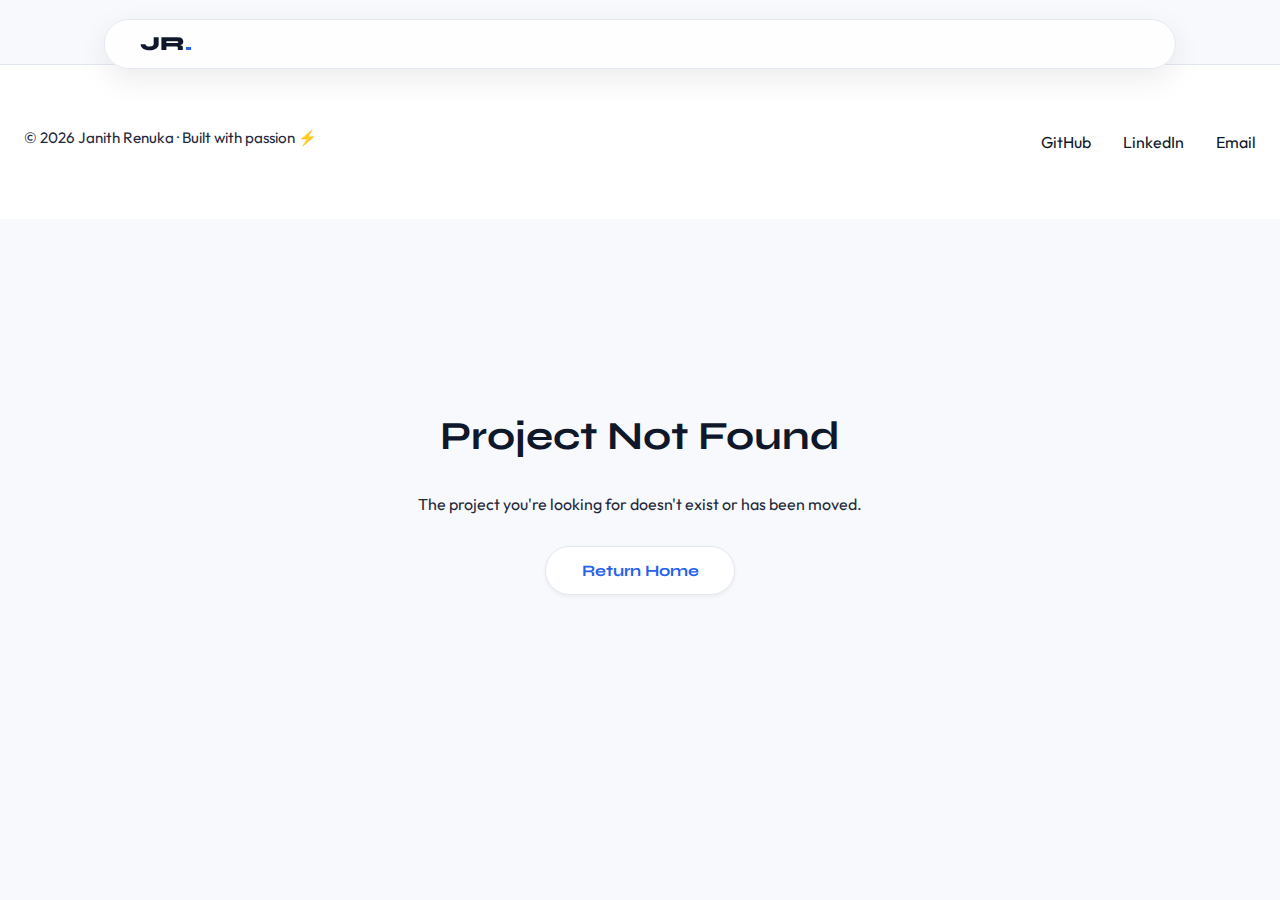
<file: projects/index.html>
<!DOCTYPE html>
<html lang="en">

<head>
    <meta charset="UTF-8" />
    <meta name="viewport" content="width=device-width, initial-scale=1.0" />
    <title>Project Details — Janith Karunathilaka</title>
    <link rel="icon" href="../image/janith_renuka.png" type="image/x-icon" />
    <!-- Google Fonts -->
    <link rel="preconnect" href="https://fonts.googleapis.com" />
    <link rel="preconnect" href="https://fonts.gstatic.com" crossorigin />
    <link
        href="https://fonts.googleapis.com/css2?family=Syne:wght@400;600;700;800&family=DM+Mono:wght@300;400;500&family=Outfit:wght@300;400;500;600&display=swap"
        rel="stylesheet" />

    <style>
        /* Reuse base variables from main site */
        :root {
            /* Backgrounds */
            --bg: #f8f9fc;
            --surface: #ffffff;
            --card: #ffffff;
            --border: #e2e8f0;

            /* Accent colours */
            --accent: #2563eb;
            --accent-red: #dc2626;
            --accent-gold: #d97706;
            --accent-cyan: #0891b2;
            --accent-purp: #7c3aed;

            /* Text */
            --text: #0f172a;
            --muted: #1e293b;

            /* Typography */
            --font-display: 'Syne', sans-serif;
            --font-mono: 'DM Mono', monospace;
            --font-body: 'Outfit', sans-serif;

            /* Spacing & Shadows */
            --radius: 24px;
            --shadow-sm: 0 2px 4px rgba(0, 0, 0, 0.05);
            --shadow-md: 0 10px 30px rgba(0, 0, 0, 0.08);
            --shadow-lg: 0 20px 40px rgba(0, 0, 0, 0.12);
        }

        body {
            background-color: var(--bg);
            color: var(--text);
            font-family: var(--font-body);
            margin: 0;
            overflow-x: hidden;
        }

        .container {
            max-width: 1000px;
            margin: 0 auto;
            padding: 6rem 2rem;
        }

        nav {
            position: fixed;
            top: 1.2rem;
            left: 50%;
            transform: translateX(-50%);
            width: calc(100% - 3rem);
            max-width: 1000px;
            z-index: 200;
            display: flex;
            align-items: center;
            justify-content: space-between;
            padding: 0.7rem 2.2rem;
            background: rgba(255, 255, 255, 0.85);
            backdrop-filter: blur(12px);
            -webkit-backdrop-filter: blur(12px);
            border: 1px solid var(--border);
            border-radius: 100px;
            box-shadow: var(--shadow-md);
        }

        .nav-logo {
            font-family: var(--font-display);
            font-size: 1.25rem;
            font-weight: 800;
            color: var(--text);
            text-decoration: none;
        }

        .nav-logo span {
            color: var(--accent);
        }

        .back-link {
            font-family: var(--font-mono);
            color: var(--muted);
            text-decoration: none;
            font-size: 0.8rem;
            transition: color 0.2s;
            display: inline-flex;
            align-items: center;
            gap: 0.5rem;
            margin-bottom: 2rem;
        }

        .back-link:hover {
            color: var(--accent-cyan);
        }

        .project-header {
            margin-bottom: 3rem;
        }

        .project-type {
            font-family: var(--font-mono);
            color: var(--accent);
            text-transform: uppercase;
            font-size: 0.75rem;
            letter-spacing: 0.1em;
            margin-bottom: 0.5rem;
        }

        .project-title {
            font-family: var(--font-display);
            font-size: clamp(2.5rem, 6vw, 4rem);
            margin: 0 0 1.5rem 0;
            font-weight: 800;
        }

        .tag-row {
            display: flex;
            flex-wrap: wrap;
            gap: 0.6rem;
            margin-bottom: 2rem;
        }

        .tech-tag {
            font-family: var(--font-mono);
            font-size: 0.7rem;
            padding: 0.35rem 0.95rem;
            background: rgba(6, 182, 212, 0.08);
            border: 1px solid rgba(6, 182, 212, 0.15);
            color: var(--accent-cyan);
            border-radius: 50px;
        }

        .project-content {
            display: grid;
            grid-template-columns: 1fr;
            gap: 3rem;
        }

        .project-info {
            background: var(--surface);
            border: 1px solid var(--border);
            padding: 3rem;
            border-radius: var(--radius);
            box-shadow: var(--shadow-md);
        }

        .project-info::before {
            content: '';
            position: absolute;
            top: 0;
            left: 0;
            right: 0;
            height: 4px;
            background: linear-gradient(to right, var(--accent), var(--accent-purp));
            border-radius: var(--radius) var(--radius) 0 0;
        }

        .project-info {
            position: relative;
            overflow: hidden;
        }

        .info-label {
            font-family: var(--font-mono);
            color: var(--accent-gold);
            font-weight: 600;
            font-size: 0.65rem;
            text-transform: uppercase;
            margin-bottom: 1rem;
            display: block;
        }

        .project-desc {
            font-size: 1.1rem;
            line-height: 1.8;
            color: var(--muted);
            margin-bottom: 2rem;
        }

        .project-link {
            display: inline-block;
            font-family: var(--font-display);
            font-weight: 700;
            color: var(--accent);
            text-decoration: none;
            border: 1px solid var(--border);
            background: var(--surface);
            padding: 0.9rem 2.2rem;
            border-radius: 50px;
            transition: all 0.3s ease;
            box-shadow: var(--shadow-sm);
        }

        .project-link:hover {
            border-color: var(--accent);
            transform: translateY(-3px);
            box-shadow: var(--shadow-md);
        }

        #projectSite:hover {
            border-color: var(--accent-gold);
            color: var(--accent-gold);
        }

        .project-gallery {
            display: grid;
            grid-template-columns: repeat(auto-fit, minmax(300px, 1fr));
            gap: 1.5rem;
            margin-top: 2rem;
        }

        .gallery-img {
            width: 100%;
            border: 1px solid var(--border);
            border-radius: var(--radius);
            box-shadow: var(--shadow-md);
            transition: all 0.3s cubic-bezier(0.175, 0.885, 0.32, 1.275);
        }

        .gallery-img:hover {
            transform: scale(1.02);
        }

        .error-container {
            text-align: center;
            padding-top: 10rem;
        }

        @media (max-width: 768px) {
            .container {
                padding: 5rem 1.5rem;
            }

            nav {
                width: calc(100% - 2rem);
                top: 1rem;
                padding: 0.6rem 1.2rem;
            }

            footer {
                grid-template-columns: 1fr;
                text-align: center;
                gap: 1.5rem;
                padding: 2rem 1.5rem;
            }
        }

        /* Footer Styles */
        footer {
            background: var(--surface);
            padding: 3rem 1.5rem;
            border-top: 1px solid var(--border);
            margin-top: 4rem;
            display: grid;
            grid-template-columns: 1fr auto 1fr;
            align-items: center;
            gap: 1.5rem;
        }

        .footer-links a:hover {
            color: var(--accent);
        }

        .footer-left {
            text-align: left;
        }

        .footer-center {
            display: flex;
            justify-content: center;
            align-items: center;
        }

        .footer-right {
            display: flex;
            justify-content: flex-end;
        }

        .footer-copy {
            margin-bottom: 1.5rem;
            color: var(--muted);
            font-size: 0.95rem;
        }

        .footer-links {
            list-style: none;
            display: flex;
            justify-content: center;
            gap: 2rem;
            flex-wrap: wrap;
            align-items: center;
        }

        .footer-links a {
            color: var(--text);
            text-decoration: none;
            transition: color 0.3s;
        }

        .footer-links a:hover {
            color: var(--accent-gold);
        }

        #scrollTopBtn {
            display: none;
            position: fixed;
            bottom: 30px;
            right: 30px;
            z-index: 99;
            font-size: 1.2rem;
            border: none;
            outline: none;
            background-color: var(--accent);
            color: white;
            cursor: pointer;
            padding: 12px 18px;
            border-radius: 50%;
            box-shadow: 0 4px 15px rgba(67, 97, 238, 0.3);
            transition: all 0.3s ease;
        }

        #scrollTopBtn:hover {
            background-color: var(--accent-purp);
            box-shadow: 0 6px 20px rgba(67, 97, 238, 0.4);
            transform: translateY(-5px);
        }
    </style>
</head>

<body>
    <nav>
        <a href="../index.html" class="nav-logo">JR<span>.</span></a>
    </nav>

    <div class="container" id="projectContainer" style="display: none;">
        <a href="../index.html" class="back-link">← Back to Portfolio</a>

        <header class="project-header">
            <p class="project-type" id="projectType"></p>
            <h1 class="project-title" id="projectName"></h1>
            <div class="tag-row" id="projectTags"></div>
        </header>

        <div class="project-content">
            <div class="project-info">
                <span class="info-label">Project Overview</span>
                <p class="project-desc" id="projectDesc"></p>
                <div style="display: flex; gap: 1rem; flex-wrap: wrap;">
                    <a href="#" id="projectRepo" target="_blank" class="project-link">View Repository &#x2192;</a>
                    <a href="#" id="projectSite" target="_blank" class="project-link"
                        style="color: var(--accent-gold); border-color: var(--accent-gold); display: none;">Visit
                        Website &#x2192;</a>
                </div>
            </div>

            <div id="gallerySection" style="display: none;">
                <span class="info-label">Gallery</span>
                <div class="project-gallery" id="projectGallery"></div>
            </div>
        </div>
    </div>

    <button id="scrollTopBtn" title="Go to top">↑</button>

    <!-- ============================================================
         FOOTER
         ============================================================ -->
    <footer>
        <div class="footer-left">
            <p class="footer-copy">&#169; 2026 Janith Renuka &middot; Built with passion &#x26A1;</p>
        </div>
        <div class="footer-center">
            <script type="text/javascript" src="https://cdnjs.buymeacoffee.com/1.0.0/button.prod.min.js"
                data-name="bmc-button" data-slug="janithrenuka" data-color="#FFDD00" data-emoji="☕" data-font="Cookie"
                data-text="Buy me a coffee" data-outline-color="#000000" data-font-color="#000000"
                data-coffee-color="#ffffff"></script>
        </div>
        <div class="footer-right">
            <ul class="footer-links">
                <li><a href="https://github.com/JanithRenuka" target="_blank">GitHub</a></li>
                <li><a href="https://linkedin.com/in/JanithRenuka" target="_blank">LinkedIn</a></li>
                <li><a href="mailto:janithrenuka31@gmail.com">Email</a></li>
            </ul>
        </div>
    </footer>

    <div class="container error-container" id="errorContainer" style="display: none;">
        <h2 style="font-family: var(--font-display); font-size: 2.5rem;">Project Not Found</h2>
        <p style="color: var(--muted); margin-bottom: 2rem;">The project you're looking for doesn't exist or has been
            moved.</p>
        <a href="../index.html" class="project-link">Return Home</a>
    </div>

    <script src="../data/projects.js"></script>
    <script>
        document.addEventListener('DOMContentLoaded', () => {
            const urlParams = new URLSearchParams(window.location.search);
            const projectId = urlParams.get('id');

            if (!projectId || typeof PROJECTS_DATA === 'undefined') {
                document.getElementById('errorContainer').style.display = 'block';
                return;
            }

            // Search through both homepageprojects and allprojects categories
            let project = null;
            for (const category in PROJECTS_DATA) {
                project = PROJECTS_DATA[category].find(p => p.id === projectId);
                if (project) break;
            }

            if (project) {
                renderProjectPage(project);
            } else {
                document.getElementById('errorContainer').style.display = 'block';
            }
        });

        function renderProjectPage(project) {
            document.title = `${project.name} — Project Details`;
            document.getElementById('projectName').textContent = project.name;
            document.getElementById('projectType').textContent = `${project.type} Project`;
            document.getElementById('projectDesc').textContent = project.description;
            document.getElementById('projectRepo').href = project.repo;

            const siteLink = document.getElementById('projectSite');
            if (project.website) {
                siteLink.href = project.website;
                siteLink.style.display = 'inline-block';
            } else {
                siteLink.style.display = 'none';
            }

            const tagsContainer = document.getElementById('projectTags');
            tagsContainer.innerHTML = project.tech.map(t => `<span class="tech-tag">${t}</span>`).join('');

            const gallerySection = document.getElementById('gallerySection');
            const galleryContainer = document.getElementById('projectGallery');

            if (project.images && project.images.length > 0) {
                gallerySection.style.display = 'block';
                galleryContainer.innerHTML = project.images.map(img =>
                    `<img src="../${img}" class="gallery-img" alt="${project.name}">`
                ).join('');
            }

            document.getElementById('projectContainer').style.display = 'block';
        }

        /* Scroll to Top Logic */
        window.addEventListener('scroll', function () {
            var scrollTopBtn = document.getElementById("scrollTopBtn");
            if (scrollTopBtn) {
                if (document.body.scrollTop > 300 || document.documentElement.scrollTop > 300) {
                    scrollTopBtn.style.display = "block";
                } else {
                    scrollTopBtn.style.display = "none";
                }
            }
        });

        var scrollTopBtn = document.getElementById("scrollTopBtn");
        if (scrollTopBtn) {
            scrollTopBtn.addEventListener("click", function () {
                window.scrollTo({ top: 0, behavior: "smooth" });
            });
        }
    </script>
</body>

</html>
</file>
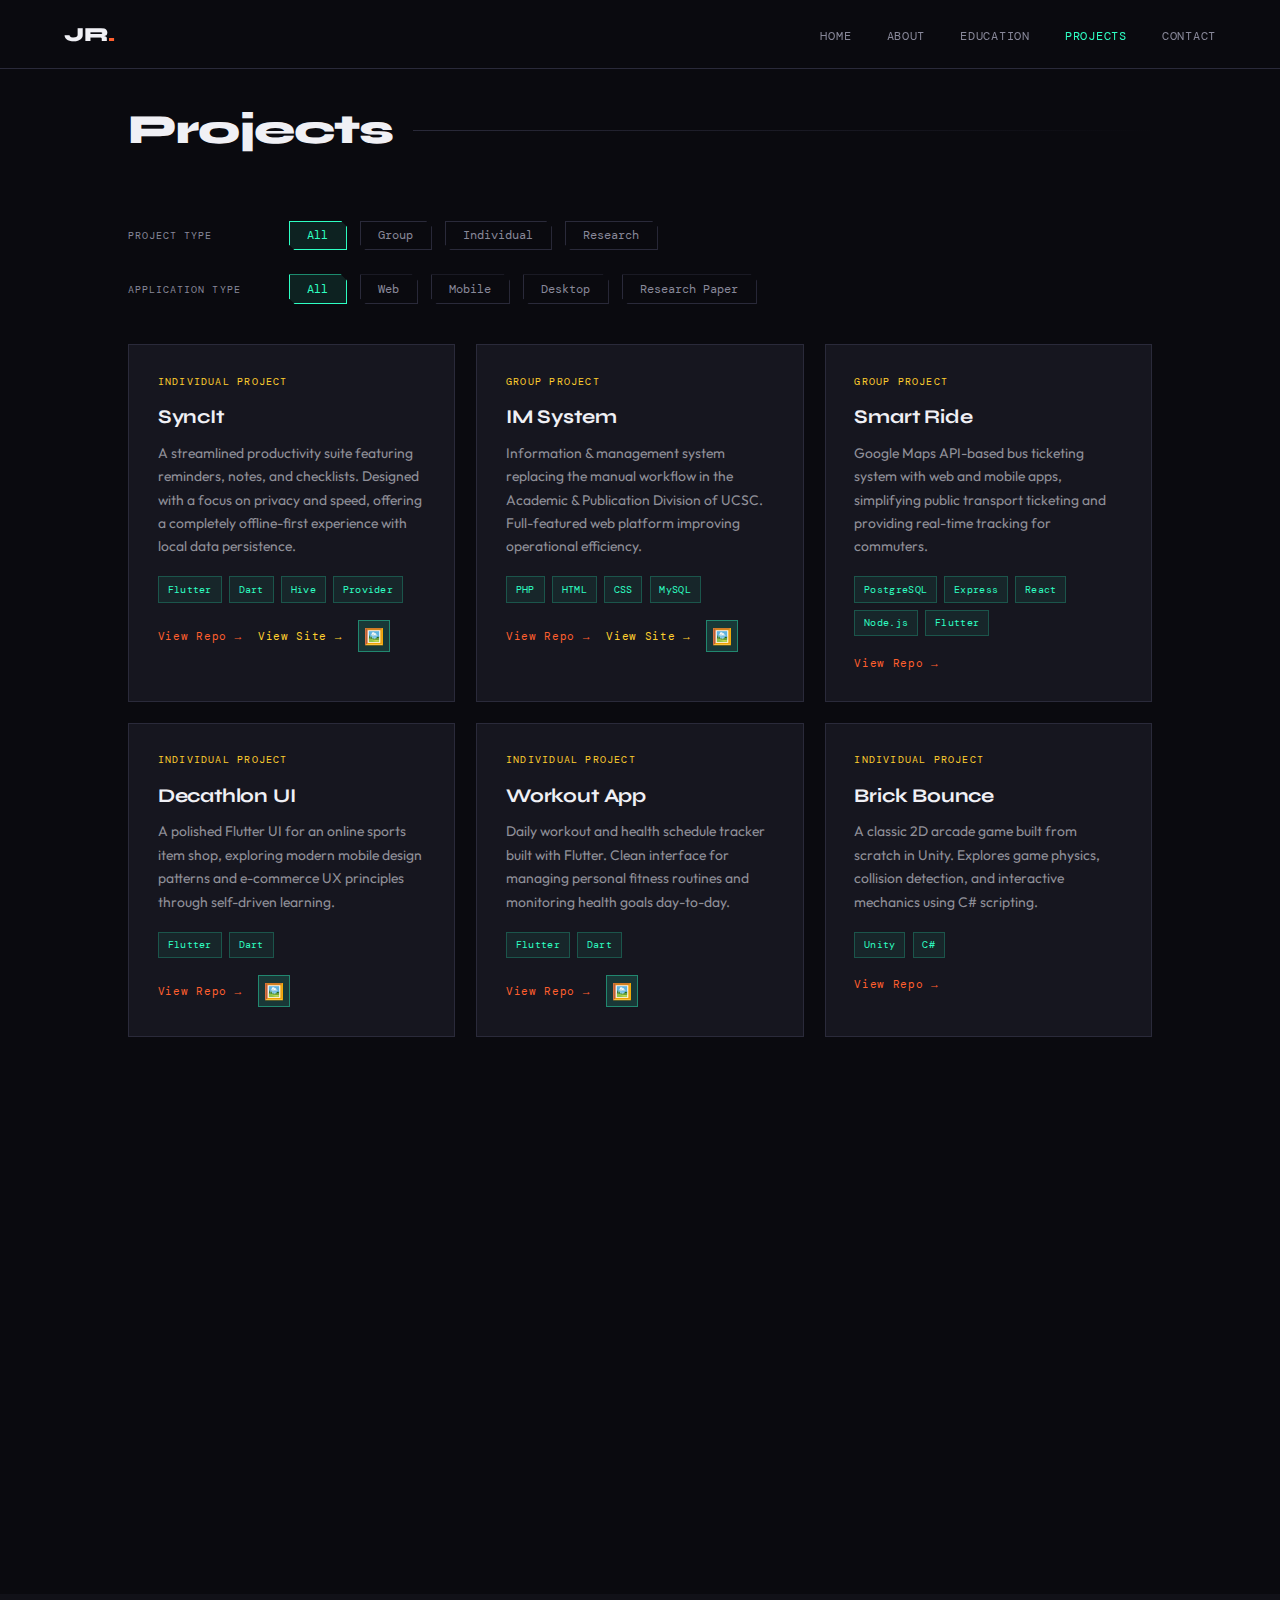
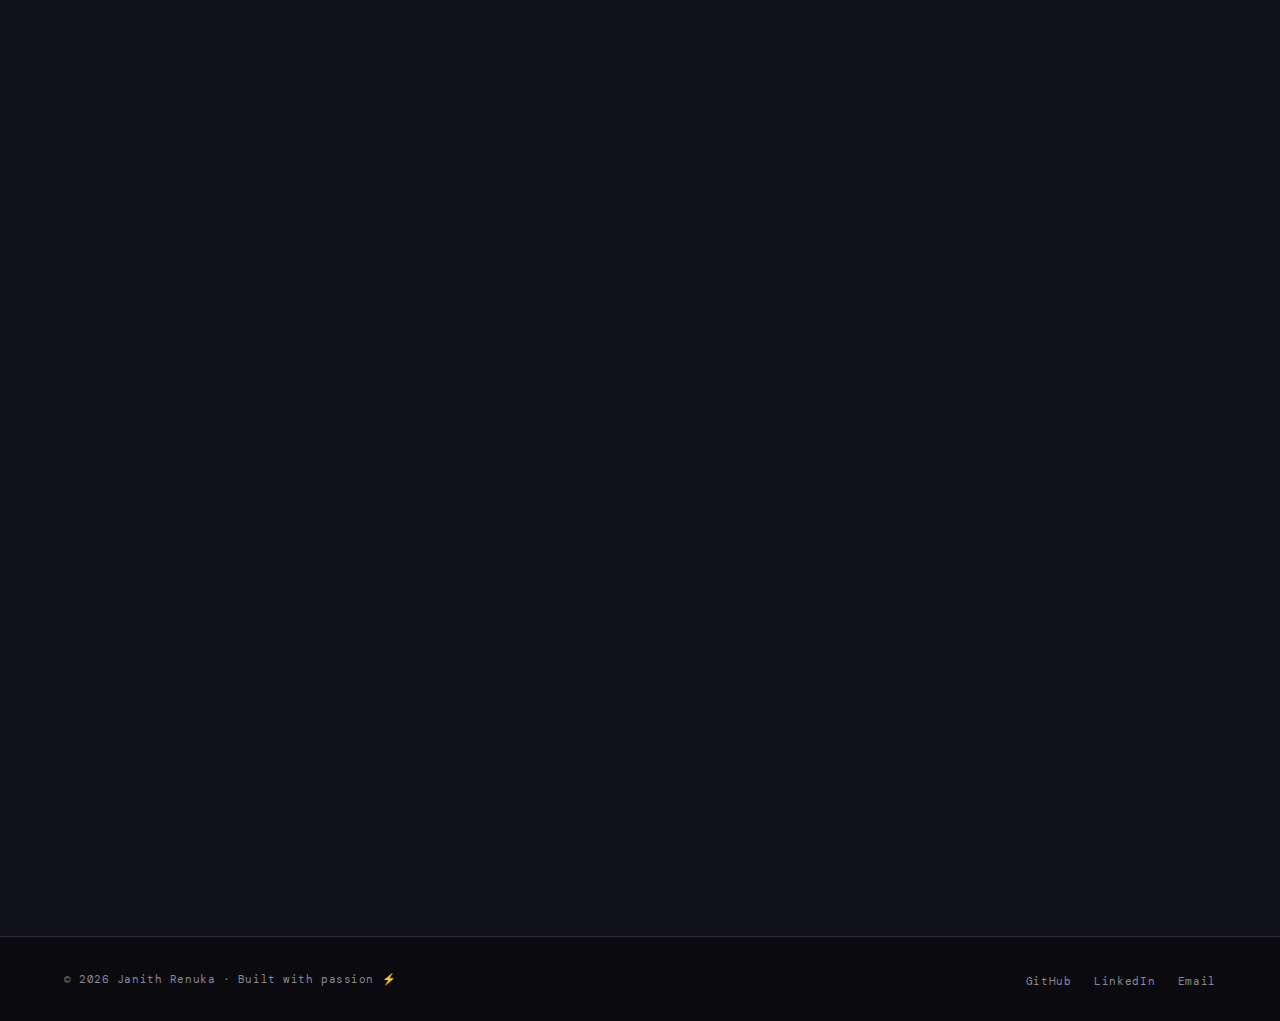
<file: pages/all-projects.html>
<!DOCTYPE html>
<html lang="en">

<head>
  <meta charset="UTF-8" />
  <meta name="viewport" content="width=device-width, initial-scale=1.0" />
  <title>Janith Karunathilaka — Senior Software Engineer</title>
  <link rel="icon" href="../image/janith_renuka.png" type="image/x-icon" />
  <!-- Google Fonts -->
  <link rel="preconnect" href="https://fonts.googleapis.com" />
  <link rel="preconnect" href="https://fonts.gstatic.com" crossorigin />
  <link
    href="https://fonts.googleapis.com/css2?family=Syne:wght@400;600;700;800&family=DM+Mono:wght@300;400;500&family=Outfit:wght@300;400;500;600&display=swap"
    rel="stylesheet" />

  <!-- ============================================================
       STYLES
       ============================================================ -->
  <style>
    /* ─────────────────────────────────────────
       RESET & BASE
    ───────────────────────────────────────── */
    *,
    *::before,
    *::after {
      box-sizing: border-box;
      margin: 0;
      padding: 0;
    }

    html {
      scroll-behavior: smooth;
    }

    /* ─────────────────────────────────────────
       CSS VARIABLES  ← easy to customise
    ───────────────────────────────────────── */
    :root {
      /* Backgrounds */
      --bg: #0a0a0f;
      --surface: #111118;
      --card: #16161f;
      --border: #2a2a3a;

      /* Accent colours */
      --accent-red: #ff5f2e;
      /* primary CTA / headings */
      --accent-gold: #ffcf2e;
      /* stat numbers / highlights */
      --accent-cyan: #2effc3;
      /* links / tech tags */
      --accent-purp: #c36cff;
      /* badges / secondary */

      /* Text */
      --text: #f0f0f5;
      --muted: #888899;

      /* Typography */
      --font-display: 'Syne', sans-serif;
      --font-mono: 'DM Mono', monospace;
      --font-body: 'Outfit', sans-serif;

      /* Spacing */
      --section-pad: 6rem 4rem;
      --radius: 0px;
      /* set e.g. 8px if you want rounded corners */
    }

    body {
      background-color: var(--bg);
      color: var(--text);
      font-family: var(--font-body);
      font-size: 16px;
      line-height: 1.65;
      overflow-x: hidden;
    }

    a {
      color: inherit;
      text-decoration: none;
    }

    img {
      max-width: 100%;
      display: block;
    }


    /* ─────────────────────────────────────────
       UTILITY CLASSES
    ───────────────────────────────────────── */

    /* wrapper that centres page content */
    .container {
      max-width: 1400px;
      margin: 0 auto;
      padding: 0 4rem;
    }

    /* section intro row: number + title + divider line */
    .section-header {
      display: flex;
      align-items: center;
      gap: 1.2rem;
      margin-bottom: 3.5rem;
    }

    .section-num {
      font-family: var(--font-mono);
      font-size: 0.72rem;
      color: var(--accent-red);
      opacity: 0.6;
      letter-spacing: 0.1em;
    }

    .section-title {
      font-family: var(--font-display);
      font-size: clamp(1.8rem, 3.5vw, 2.6rem);
      font-weight: 800;
      letter-spacing: -0.02em;
    }

    .section-line {
      flex: 1;
      height: 1px;
      background: linear-gradient(to right, var(--border), transparent);
    }

    /* mono-style label above a group */
    .group-label {
      font-family: var(--font-mono);
      font-size: 0.65rem;
      letter-spacing: 0.14em;
      text-transform: uppercase;
      margin-bottom: 0.7rem;
    }

    /* small pill / tag */
    .tag {
      display: inline-block;
      font-family: var(--font-mono);
      font-size: 0.68rem;
      padding: 0.25rem 0.65rem;
      border: 1px solid var(--border);
      color: var(--muted);
      letter-spacing: 0.04em;
      transition: color 0.2s, border-color 0.2s;
    }

    .tag:hover {
      color: var(--accent-red);
      border-color: rgba(255, 95, 46, 0.45);
    }

    /* tech stack pill (cyan tint) */
    .tech-tag {
      display: inline-block;
      font-family: var(--font-mono);
      font-size: 0.65rem;
      padding: 0.22rem 0.55rem;
      background: rgba(46, 255, 195, 0.07);
      border: 1px solid rgba(46, 255, 195, 0.22);
      color: var(--accent-cyan);
      letter-spacing: 0.03em;
    }

    /* purple badge variant */
    .badge-purp {
      display: inline-block;
      font-family: var(--font-mono);
      font-size: 0.62rem;
      padding: 0.2rem 0.6rem;
      background: rgba(195, 108, 255, 0.1);
      border: 1px solid rgba(195, 108, 255, 0.3);
      color: var(--accent-purp);
      letter-spacing: 0.06em;
      text-transform: uppercase;
    }

    /* flex row of tags */
    .tag-row {
      display: flex;
      flex-wrap: wrap;
      gap: 0.45rem;
    }

    /* scroll-reveal (JS adds .visible) */
    .reveal {
      opacity: 0;
      transform: translateY(24px);
      transition: opacity 0.65s ease, transform 0.65s ease;
    }

    .reveal.visible {
      opacity: 1;
      transform: translateY(0);
    }

    /* ─────────────────────────────────────────
       FILTERS
    ───────────────────────────────────────── */
    .filters-container {
      margin-bottom: 2.5rem;
      display: flex;
      flex-direction: column;
      gap: 1.5rem;
    }

    .filter-group {
      display: flex;
      flex-wrap: wrap;
      align-items: center;
      gap: 0.8rem;
    }

    .filter-label {
      font-family: var(--font-mono);
      font-size: 0.65rem;
      color: var(--muted);
      text-transform: uppercase;
      letter-spacing: 0.1em;
      margin-right: 0.5rem;
      min-width: 140px;
    }

    .filter-btn {
      font-family: var(--font-mono);
      font-size: 0.72rem;
      padding: 0.4rem 1.1rem;
      background: transparent;
      border: 1px solid var(--border);
      color: var(--muted);
      cursor: pointer;
      transition: all 0.25s ease;
      clip-path: polygon(0 0, calc(100% - 6px) 0, 100% 6px, 100% 100%, 6px 100%, 0 calc(100% - 6px));
    }

    .filter-btn:hover {
      border-color: var(--accent-cyan);
      color: var(--accent-cyan);
    }

    .filter-btn.active {
      background: rgba(46, 255, 195, 0.1);
      border-color: var(--accent-cyan);
      color: var(--accent-cyan);
    }

    /* Hidden state for filtered items */
    .project-card.filtered-out {
      display: none;
    }


    /* ─────────────────────────────────────────
       NAVIGATION
    ───────────────────────────────────────── */
    nav {
      position: fixed;
      top: 0;
      left: 0;
      right: 0;
      z-index: 200;
      display: flex;
      align-items: center;
      justify-content: space-between;
      padding: 1.1rem 4rem;
      background: rgba(10, 10, 15, 0.78);
      backdrop-filter: blur(18px);
      -webkit-backdrop-filter: blur(18px);
      border-bottom: 1px solid var(--border);
    }

    /* Logo — change "JR" to your initials */
    .nav-logo {
      font-family: var(--font-display);
      font-size: 1.25rem;
      font-weight: 800;
      letter-spacing: -0.02em;
    }

    .nav-logo span {
      color: var(--accent-red);
    }

    /* Nav links list */
    .nav-links {
      display: flex;
      gap: 2.2rem;
      list-style: none;
    }

    .nav-links a {
      font-family: var(--font-mono);
      font-size: 0.75rem;
      color: var(--muted);
      letter-spacing: 0.06em;
      text-transform: uppercase;
      transition: color 0.2s;
    }

    .nav-links a:hover,
    .nav-links a.active {
      color: var(--accent-cyan);
    }

    /* Hamburger (mobile) — JS toggles .open on nav-links */
    .hamburger {
      display: none;
      flex-direction: column;
      gap: 5px;
      cursor: pointer;
      padding: 4px;
    }

    .hamburger span {
      display: block;
      width: 22px;
      height: 2px;
      background: var(--text);
      transition: transform 0.3s, opacity 0.3s;
    }


    /* ─────────────────────────────────────────
       HERO SECTION
    ───────────────────────────────────────── */
    #hero {
      min-height: 100vh;
      display: flex;
      align-items: center;
      padding: 8rem 4rem 5rem;
      position: relative;
      overflow: hidden;
    }

    /* coloured background blobs — pure CSS */
    .blob {
      position: absolute;
      border-radius: 50%;
      filter: blur(110px);
      opacity: 0.16;
      pointer-events: none;
    }

    .blob-1 {
      width: 650px;
      height: 650px;
      background: var(--accent-red);
      top: -180px;
      right: -180px;
    }

    .blob-2 {
      width: 480px;
      height: 480px;
      background: var(--accent-purp);
      bottom: -140px;
      left: -140px;
    }

    .blob-3 {
      width: 380px;
      height: 380px;
      background: var(--accent-cyan);
      top: 48%;
      left: 38%;
    }

    /* Two-column hero layout */
    .hero-grid {
      display: grid;
      grid-template-columns: 1fr 1fr;
      gap: 4rem;
      align-items: center;
      width: 100%;
      max-width: 1160px;
      margin: 0 auto;
      position: relative;
      z-index: 1;
    }

    /* Left column — text */
    .hero-eyebrow {
      display: flex;
      align-items: center;
      gap: 0.6rem;
      font-family: var(--font-mono);
      font-size: 0.72rem;
      color: var(--accent-cyan);
      letter-spacing: 0.14em;
      text-transform: uppercase;
      margin-bottom: 1.1rem;
    }

    .hero-eyebrow::before {
      content: '';
      display: block;
      width: 28px;
      height: 1px;
      background: var(--accent-cyan);
    }

    .hero-name {
      font-family: var(--font-display);
      font-size: clamp(2.8rem, 5.5vw, 5rem);
      font-weight: 800;
      line-height: 1.0;
      letter-spacing: -0.03em;
      margin-bottom: 0.9rem;
    }

    /* Change this colour for the last-name accent */
    .hero-name .accent {
      color: var(--accent-red);
    }

    .hero-subtitle {
      font-family: var(--font-mono);
      font-size: 0.88rem;
      color: var(--muted);
      letter-spacing: 0.04em;
      margin-bottom: 1.4rem;
    }

    .hero-bio {
      font-size: 1rem;
      color: #b2b2c2;
      max-width: 460px;
      line-height: 1.78;
      margin-bottom: 2.2rem;
    }

    /* CTA buttons */
    .btn-row {
      display: flex;
      flex-wrap: wrap;
      gap: 0.9rem;
    }

    /* Filled primary button */
    .btn-primary {
      font-family: var(--font-display);
      font-weight: 700;
      font-size: 0.88rem;
      padding: 0.82rem 1.9rem;
      background: var(--accent-red);
      color: #fff;
      border: none;
      cursor: pointer;
      letter-spacing: 0.02em;
      transition: transform 0.2s, box-shadow 0.2s;
      /* angled corner cut — remove clip-path for a normal rectangle */
      clip-path: polygon(0 0, calc(100% - 10px) 0, 100% 10px, 100% 100%, 10px 100%, 0 calc(100% - 10px));
    }

    .btn-primary:hover {
      transform: translateY(-3px);
      box-shadow: 0 10px 28px rgba(255, 95, 46, 0.35);
    }

    /* Ghost / outline button */
    .btn-outline {
      font-family: var(--font-display);
      font-weight: 700;
      font-size: 0.88rem;
      padding: 0.82rem 1.9rem;
      background: transparent;
      color: var(--text);
      border: 1px solid var(--border);
      cursor: pointer;
      letter-spacing: 0.02em;
      transition: border-color 0.2s, color 0.2s;
    }

    .btn-outline:hover {
      border-color: var(--accent-cyan);
      color: var(--accent-cyan);
    }

    /* Right column — floating card */
    .hero-card-wrap {
      display: flex;
      justify-content: center;
      align-items: center;
    }

    .hero-card {
      background: var(--card);
      border: 1px solid var(--border);
      padding: 2.2rem;
      width: 310px;
      position: relative;
      animation: float 6s ease-in-out infinite;
    }

    /* gradient border via pseudo-element */
    .hero-card::before {
      content: '';
      position: absolute;
      inset: -2px;
      background: linear-gradient(135deg, var(--accent-red), var(--accent-purp), var(--accent-cyan));
      z-index: -1;
    }

    @keyframes float {

      0%,
      100% {
        transform: translateY(0);
      }

      50% {
        transform: translateY(-11px);
      }
    }

    .card-label {
      font-family: var(--font-mono);
      font-size: 0.62rem;
      color: var(--accent-cyan);
      letter-spacing: 0.12em;
      text-transform: uppercase;
      margin-bottom: 1.1rem;
    }

    /* Stats row inside card */
    .card-stats {
      display: flex;
      justify-content: space-between;
      margin-top: 1.6rem;
      padding-top: 1.1rem;
      border-top: 1px solid var(--border);
    }

    .stat {
      text-align: center;
    }

    .stat-num {
      font-family: var(--font-display);
      font-size: 1.5rem;
      font-weight: 800;
      color: var(--accent-gold);
    }

    .stat-label {
      font-family: var(--font-mono);
      font-size: 0.58rem;
      color: var(--muted);
      text-transform: uppercase;
      letter-spacing: 0.08em;
    }

    /* Coloured chip for skills in card */
    .chip {
      display: inline-block;
      font-family: var(--font-mono);
      font-size: 0.67rem;
      padding: 0.27rem 0.65rem;
      border: 1px solid var(--border);
      color: var(--muted);
      margin: 0.22rem;
      letter-spacing: 0.04em;
    }

    /* Cycle accent colours every 3rd chip */
    .chip:nth-child(3n+1) {
      border-color: rgba(46, 255, 195, 0.4);
      color: var(--accent-cyan);
    }

    .chip:nth-child(3n+2) {
      border-color: rgba(46, 255, 195, 0.4);
      color: var(--accent-cyan);
    }

    .chip:nth-child(3n+3) {
      border-color: rgba(46, 255, 195, 0.4);
      color: var(--accent-cyan);
    }


    /* ─────────────────────────────────────────
       ABOUT SECTION
    ───────────────────────────────────────── */
    #about {
      padding: var(--section-pad);
    }

    .about-grid {
      display: grid;
      grid-template-columns: 1fr 1fr;
      gap: 4rem;
      align-items: start;
    }

    /* Left — bio paragraphs */
    .about-text p {
      font-size: 1rem;
      color: #b2b2c2;
      line-height: 1.82;
      margin-bottom: 1.3rem;
    }

    .about-text strong {
      color: var(--text);
      font-weight: 600;
    }

    /* Right — skills groups */
    .skills-group {
      margin-bottom: 1.8rem;
    }

    /* ─────────────────────────────────────────
       EDUCATION SECTION  (full-width bg)
    ───────────────────────────────────────── */
    #education {
      background: var(--surface);
      padding: var(--section-pad);
    }

    .edu-exp-grid {
      display: grid;
      grid-template-columns: 1fr 1fr;
      gap: 4rem;
      align-items: start;
    }

    /* Timeline left border */
    .timeline {
      position: relative;
      padding-left: 2.8rem;
    }

    .timeline::before {
      content: '';
      position: absolute;
      left: 0;
      top: 0;
      bottom: 0;
      width: 1px;
      background: linear-gradient(to bottom, var(--accent-red), var(--accent-purp), transparent);
    }

    /* Individual timeline card */
    .timeline-item {
      position: relative;
      background: var(--card);
      border: 1px solid var(--border);
      padding: 1.6rem 2rem;
      margin-bottom: 1.4rem;
      transition: border-color 0.3s, transform 0.3s;
    }

    .timeline-item:hover {
      border-color: var(--accent-red);
      transform: translateX(5px);
    }

    /* dot on the line */
    .timeline-item::before {
      content: '';
      position: absolute;
      left: -3.25rem;
      top: 1.8rem;
      width: 11px;
      height: 11px;
      background: var(--accent-red);
      border: 3px solid var(--bg);
      border-radius: 50%;
      box-shadow: 0 0 14px var(--accent-red);
    }

    .timeline-degree {
      font-family: var(--font-display);
      font-size: 1.05rem;
      font-weight: 700;
      margin-bottom: 0.3rem;
    }

    .timeline-school {
      font-size: 0.88rem;
      color: var(--accent-cyan);
      margin-bottom: 0.3rem;
    }

    .timeline-period {
      font-family: var(--font-mono);
      font-size: 0.68rem;
      color: var(--muted);
      letter-spacing: 0.07em;
    }

    /* Small highlight strips (cert / activity) */
    .highlight-strip {
      display: flex;
      align-items: center;
      gap: 0.8rem;
      padding: 0.75rem 1.1rem;
      background: var(--card);
      border: 1px solid var(--border);
      margin-bottom: 0.55rem;
      font-family: var(--font-mono);
      font-size: 0.75rem;
    }

    .strip-red {
      border-left: 3px solid var(--accent-red);
      color: var(--accent-red);
    }

    .strip-cyan {
      border-left: 3px solid var(--accent-cyan);
      color: var(--accent-cyan);
    }

    .strip-purp {
      border-left: 3px solid var(--accent-purp);
      color: var(--accent-purp);
    }

    .strip-gold {
      border-left: 3px solid var(--accent-gold);
      color: var(--accent-gold);
    }

    /* Experience card */
    .exp-card {
      background: var(--card);
      border: 1px solid var(--border);
      padding: 1.8rem 2rem;
      transition: border-color 0.3s;
    }

    .exp-card:hover {
      border-color: var(--accent-purp);
    }

    .exp-company {
      font-family: var(--font-display);
      font-size: 1.1rem;
      font-weight: 700;
      margin-bottom: 0.2rem;
    }

    .exp-location {
      font-family: var(--font-mono);
      font-size: 0.67rem;
      color: var(--muted);
      margin-bottom: 1.2rem;
    }

    .role-row {
      display: flex;
      justify-content: space-between;
      align-items: center;
      flex-wrap: wrap;
      gap: 0.4rem;
      padding: 0.4rem 0;
      border-bottom: 1px solid var(--border);
    }

    .role-row:last-of-type {
      border-bottom: none;
    }

    .role-title {
      font-family: var(--font-mono);
      font-size: 0.76rem;
      color: var(--accent-cyan);
    }

    .role-date {
      font-family: var(--font-mono);
      font-size: 0.66rem;
      color: var(--muted);
    }

    .exp-desc {
      font-size: 0.88rem;
      color: #909099;
      line-height: 1.72;
      margin: 1rem 0;
    }


    /* ─────────────────────────────────────────
       PROJECTS SECTION
    ───────────────────────────────────────── */
    #projects {
      padding: var(--section-pad);
    }

    /* responsive auto-fill grid */
    .projects-grid {
      display: grid;
      grid-template-columns: repeat(auto-fill, minmax(300px, 1fr));
      gap: 1.3rem;
    }

    /* Scroll to Top Button */
    #scrollTopBtn {
      display: none;
      position: fixed;
      bottom: 30px;
      right: 30px;
      z-index: 99;
      font-size: 1.2rem;
      border: none;
      outline: none;
      background-color: var(--accent-red);
      color: white;
      cursor: pointer;
      padding: 12px 18px;
      border-radius: 50%;
      box-shadow: 0 4px 15px rgba(255, 95, 46, 0.4);
      transition: transform 0.3s, background-color 0.3s;
    }

    #scrollTopBtn:hover {
      background-color: var(--accent-cyan);
      transform: translateY(-5px);
    }

    .project-card {
      background: var(--card);
      border: 1px solid var(--border);
      padding: 1.8rem;
      position: relative;
      overflow: hidden;
      transition: transform 0.3s, border-color 0.3s;
      cursor: pointer;
    }

    .project-card:hover {
      transform: translateY(-5px);
      border-color: var(--accent-gold);
    }

    /* animated bottom line */
    .project-card::after {
      content: '';
      position: absolute;
      bottom: 0;
      left: 0;
      right: 0;
      height: 2px;
      background: linear-gradient(to right, var(--accent-red), var(--accent-purp));
      transform: scaleX(0);
      transform-origin: left;
      transition: transform 0.35s ease;
    }

    .project-card:hover::after {
      transform: scaleX(1);
    }

    .project-type {
      font-family: var(--font-mono);
      font-size: 0.63rem;
      color: var(--accent-gold);
      letter-spacing: 0.12em;
      text-transform: uppercase;
      margin-bottom: 0.65rem;
    }

    .project-name {
      font-family: var(--font-display);
      font-size: 1.22rem;
      font-weight: 700;
      margin-bottom: 0.55rem;
      letter-spacing: -0.01em;
    }

    .project-desc {
      font-size: 0.87rem;
      color: #909099;
      line-height: 1.68;
      margin-bottom: 1.1rem;
    }

    /* Repo link */
    .project-link {
      font-family: var(--font-mono);
      font-size: 0.7rem;
      color: var(--accent-red);
      letter-spacing: 0.06em;
      display: inline-flex;
      align-items: center;
      gap: 0.35rem;
      transition: gap 0.2s;
    }

    .project-link:hover {
      gap: 0.65rem;
    }

    /* Gallery modal */
    .gallery-modal {
      display: none;
      position: fixed;
      top: 0;
      left: 0;
      right: 0;
      bottom: 0;
      background: rgba(0, 0, 0, 0.85);
      z-index: 300;
      align-items: center;
      justify-content: center;
      padding: 2rem;
    }

    .gallery-modal.active {
      display: flex;
    }

    .gallery-content {
      background: var(--card);
      border: 1px solid var(--border);
      max-width: 800px;
      width: 100%;
      max-height: 90vh;
      overflow-y: auto;
      padding: 2rem;
      position: relative;
    }

    .gallery-close {
      position: absolute;
      top: 1rem;
      right: 1.5rem;
      font-size: 1.8rem;
      cursor: pointer;
      color: var(--text);
      background: none;
      border: none;
      transition: color 0.2s;
    }

    .gallery-close:hover {
      color: var(--accent-red);
    }

    .gallery-title {
      font-family: var(--font-display);
      font-size: 1.3rem;
      font-weight: 700;
      margin-bottom: 1.5rem;
      margin-top: 0.5rem;
      color: var(--text);
    }

    .gallery-images {
      display: grid;
      grid-template-columns: repeat(auto-fill, minmax(200px, 1fr));
      gap: 1rem;
    }

    .gallery-img {
      width: 100%;
      height: 180px;
      object-fit: cover;
      border: 1px solid var(--border);
      cursor: pointer;
      transition: transform 0.2s, border-color 0.2s;
    }

    .gallery-img:hover {
      transform: scale(1.02);
      border-color: var(--accent-red);
    }

    .no-images {
      color: var(--muted);
      font-style: italic;
      padding: 2rem;
      text-align: center;
    }

    /* Gallery icon on project card */
    .project-gallery-icon {
      display: inline-flex;
      align-items: center;
      justify-content: center;
      width: 32px;
      height: 32px;
      background: rgba(46, 255, 195, 0.15);
      border: 1px solid rgba(46, 255, 195, 0.4);
      color: var(--accent-cyan);
      cursor: pointer;
      transition: all 0.2s;
      font-size: 1rem;
    }

    .project-gallery-icon:hover {
      background: rgba(46, 255, 195, 0.3);
      border-color: var(--accent-cyan);
    }

    /* Full image preview modal */
    .image-preview-modal {
      display: none;
      position: fixed;
      top: 0;
      left: 0;
      right: 0;
      bottom: 0;
      background: rgba(0, 0, 0, 0.95);
      z-index: 400;
      align-items: center;
      justify-content: center;
      padding: 2rem;
    }

    .image-preview-modal.active {
      display: flex;
    }

    .preview-container {
      position: relative;
      max-width: 90vw;
      max-height: 90vh;
      display: flex;
      align-items: center;
      justify-content: center;
    }

    .preview-img {
      max-width: 100%;
      max-height: 90vh;
      object-fit: contain;
      border: 1px solid var(--border);
    }

    .preview-close {
      position: absolute;
      top: 1rem;
      right: 1.5rem;
      font-size: 2rem;
      cursor: pointer;
      color: var(--text);
      background: none;
      border: none;
      transition: color 0.2s;
      z-index: 401;
    }

    .preview-close:hover {
      color: var(--accent-red);
    }

    /* Project Preview Modal Specifics */
    .preview-modal-content {
      max-width: 600px;
    }

    .modal-tags {
      display: flex;
      flex-wrap: wrap;
      gap: 0.5rem;
      margin: 1.5rem 0;
    }

    .modal-desc {
      font-size: 1rem;
      color: #b2b2c2;
      line-height: 1.8;
      margin-bottom: 2rem;
    }

    .preview-nav {
      position: absolute;
      top: 50%;
      transform: translateY(-50%);
      font-size: 2rem;
      cursor: pointer;
      color: var(--text);
      background: rgba(0, 0, 0, 0.5);
      border: none;
      padding: 0.5rem 1rem;
      transition: all 0.2s;
      z-index: 401;
    }

    .preview-nav:hover {
      background: rgba(0, 0, 0, 0.8);
      color: var(--accent-cyan);
    }

    .preview-prev {
      left: 1rem;
    }

    .preview-next {
      right: 1rem;
    }

    .preview-counter {
      position: absolute;
      bottom: 1rem;
      left: 50%;
      transform: translateX(-50%);
      font-family: var(--font-mono);
      font-size: 0.85rem;
      color: var(--muted);
      background: rgba(0, 0, 0, 0.6);
      padding: 0.5rem 1rem;
      border-radius: 4px;
    }


    /* ─────────────────────────────────────────
       CONTACT SECTION  (full-width bg)
    ───────────────────────────────────────── */
    #contact {
      background: var(--surface);
      padding: var(--section-pad);
    }

    .contact-grid {
      display: grid;
      grid-template-columns: 1fr 1fr;
      gap: 4rem;
      align-items: start;
    }

    .contact-intro {
      font-size: 1rem;
      color: #b2b2c2;
      line-height: 1.8;
      margin-bottom: 1.8rem;
    }

    /* Contact link rows */
    .contact-item {
      display: flex;
      align-items: center;
      gap: 1.1rem;
      padding: 1rem 1.4rem;
      background: var(--card);
      border: 1px solid var(--border);
      margin-bottom: 0.6rem;
      transition: border-color 0.3s, transform 0.2s;
    }

    .contact-item:hover {
      border-color: var(--accent-cyan);
      transform: translateX(5px);
    }

    .contact-icon {
      font-size: 1.1rem;
      flex-shrink: 0;
      width: 32px;
      text-align: center;
    }

    .contact-label {
      font-family: var(--font-mono);
      font-size: 0.6rem;
      color: var(--muted);
      letter-spacing: 0.1em;
      text-transform: uppercase;
      margin-bottom: 0.12rem;
    }

    .contact-value {
      font-size: 0.9rem;
      color: var(--text);
    }

    /* Right column — code card + availability */
    .code-card {
      background: var(--card);
      border: 1px solid var(--border);
      border-left: 3px solid var(--accent-red);
      padding: 1.5rem;
      font-family: var(--font-mono);
      font-size: 0.74rem;
      color: var(--muted);
      line-height: 1.85;
    }

    .code-card .kw {
      color: var(--accent-red);
    }

    .code-card .fn {
      color: var(--accent-cyan);
    }

    .code-card .str {
      color: var(--accent-gold);
    }

    .avail-card {
      background: var(--card);
      border: 1px solid var(--border);
      padding: 1.8rem;
      margin-bottom: 1.2rem;
      position: relative;
      overflow: hidden;
    }

    .avail-card::before {
      content: '';
      position: absolute;
      top: 0;
      left: 0;
      right: 0;
      height: 3px;
      background: linear-gradient(to right, var(--accent-cyan), var(--accent-purp));
    }

    .avail-title {
      font-family: var(--font-display);
      font-size: 1.05rem;
      font-weight: 700;
      margin-bottom: 0.3rem;
    }

    .avail-sub {
      font-family: var(--font-mono);
      font-size: 0.68rem;
      color: var(--muted);
    }


    /* ─────────────────────────────────────────
       FOOTER
    ───────────────────────────────────────── */
    footer {
      padding: 1.8rem 4rem;
      border-top: 1px solid var(--border);
      display: flex;
      align-items: center;
      justify-content: space-between;
      flex-wrap: wrap;
      gap: 0.9rem;
    }

    .footer-copy {
      font-family: var(--font-mono);
      font-size: 0.7rem;
      color: var(--muted);
      letter-spacing: 0.05em;
    }

    .footer-links {
      display: flex;
      gap: 1.4rem;
      list-style: none;
    }

    .footer-links a {
      font-family: var(--font-mono);
      font-size: 0.68rem;
      color: var(--muted);
      letter-spacing: 0.06em;
      transition: color 0.2s;
    }

    .footer-links a:hover {
      color: var(--accent-red);
    }


    /* ─────────────────────────────────────────
       RESPONSIVE  — mobile <= 768px
    ───────────────────────────────────────── */
    @media (max-width: 768px) {

      nav {
        padding: 1rem 1.5rem;
      }

      .hamburger {
        display: flex;
      }

      .nav-links {
        display: none;
        position: absolute;
        top: 100%;
        left: 0;
        right: 0;
        flex-direction: column;
        gap: 0;
        background: var(--surface);
        border-bottom: 1px solid var(--border);
      }

      .nav-links.open {
        display: flex;
      }

      .nav-links li a {
        display: block;
        padding: 0.9rem 1.5rem;
        border-bottom: 1px solid var(--border);
      }

      #hero {
        padding: 6rem 1.5rem 3.5rem;
      }

      .hero-grid {
        grid-template-columns: 1fr;
        gap: 2.5rem;
      }

      .hero-card-wrap {
        display: none;
      }

      #about {
        padding: 4rem 1.5rem;
      }

      .about-grid {
        grid-template-columns: 1fr;
        gap: 2.5rem;
      }

      #education {
        padding: 4rem 1.5rem;
      }

      .edu-exp-grid {
        grid-template-columns: 1fr;
        gap: 3rem;
      }

      #projects {
        padding: 4rem 1.5rem;
      }

      .projects-grid {
        grid-template-columns: 1fr;
      }

      #contact {
        padding: 4rem 1.5rem;
      }

      .contact-grid {
        grid-template-columns: 1fr;
        gap: 2.5rem;
      }

      footer {
        padding: 1.5rem;
        flex-direction: column;
        align-items: flex-start;
      }

      .container {
        padding: 0 1.5rem;
      }

      .section-header {
        margin-bottom: 2.2rem;
      }
    }
  </style>
</head>

<body>

  <!-- ============================================================
       NAVIGATION
       ============================================================ -->
  <nav id="navbar">

    <!-- Change "JR" to your initials -->
    <a href="../index.html#hero" class="nav-logo">JR<span>.</span></a>

    <!-- Hamburger icon (visible on mobile only) -->
    <div class="hamburger" id="hamburger" aria-label="Menu" role="button" tabindex="0">
      <span></span>
      <span></span>
      <span></span>
    </div>

    <!-- Add or remove <li> items to change nav links -->
    <ul class="nav-links" id="nav-links">
      <li><a href="../index.html">Home</a></li>
      <li><a href="../index.html#about">About</a></li>
      <li><a href="../index.html#education">Education</a></li>
      <li><a href="#projects" class="active">Projects</a></li>
      <li><a href="../index.html#contact">Contact</a></li>
    </ul>

  </nav>



  <!-- ============================================================
       PROJECTS
       ============================================================ -->
  <section id="projects">
    <div class="container">

      <div class="section-header reveal">
        <h2 class="section-title">Projects</h2>
        <div class="section-line"></div>
      </div>

      <!-- Project Filters -->
      <div class="filters-container reveal">
        <div class="filter-group" id="filter-type">
          <span class="filter-label">Project Type</span>
          <button class="filter-btn active" data-filter="all">All</button>
          <button class="filter-btn" data-filter="group">Group</button>
          <button class="filter-btn" data-filter="individual">Individual</button>
          <button class="filter-btn" data-filter="research">Research</button>
        </div>
        <div class="filter-group" id="filter-app">
          <span class="filter-label">Application Type</span>
          <button class="filter-btn active" data-filter="all">All</button>
          <button class="filter-btn" data-filter="web">Web</button>
          <button class="filter-btn" data-filter="mobile">Mobile</button>
          <button class="filter-btn" data-filter="desktop">Desktop</button>
          <button class="filter-btn" data-filter="research-paper">Research Paper</button>
        </div>
      </div>

      <div class="projects-grid" id="projects-grid">
        <!-- Projects will be loaded dynamically from projects.json -->
        <div class="no-images">Loading projects...</div>
      </div>

      <!-- Back to Home Button -->
      <div class="reveal" style="display: flex; justify-content: center; margin-top: 4rem;">
        <a href="../index.html" class="btn-outline" style="display: inline-flex; align-items: center; gap: 0.6rem;">
          <span>&#x2190;</span> Back to Home
        </a>
      </div>

    </div>
  </section>


  <!-- ============================================================
       CONTACT
       ============================================================ -->
  <section id="contact">
    <div class="container">

      <div class="section-header reveal">
        <h2 class="section-title">Get In Touch</h2>
        <div class="section-line"></div>
      </div>

      <div class="contact-grid reveal">

        <!-- LEFT — contact links. Update href and text values -->
        <div>

          <p class="contact-intro">
            I'm always open to discussing new opportunities, interesting projects, or just a
            good tech conversation. Reach out through any channel below.
          </p>

          <a href="mailto:janithrenuka31@gmail.com" class="contact-item">
            <span class="contact-icon">&#x2709;&#xFE0F;</span>
            <div>
              <p class="contact-label">Email</p>
              <p class="contact-value">janithrenuka31@gmail.com</p>
            </div>
          </a>

          <a href="tel:+94766501424" class="contact-item">
            <span class="contact-icon">&#x1F4F1;</span>
            <div>
              <p class="contact-label">Phone</p>
              <p class="contact-value">+94 766 501 424</p>
            </div>
          </a>

          <a href="https://github.com/JanithRenuka" target="_blank" class="contact-item">
            <span class="contact-icon">
              <!-- GitHub SVG -->
              <svg width="18" height="18" viewBox="0 0 24 24" fill="var(--accent-cyan)">
                <path d="M12 0C5.37 0 0 5.37 0 12c0 5.31 3.435 9.795 8.205 11.385.6.105.825-.255.825-.57
                  0-.285-.015-1.23-.015-2.235-3.015.555-3.795-.735-4.035-1.41-.135-.345-.72-1.41-1.23-1.695
                  -.42-.225-1.02-.78-.015-.795.945-.015 1.62.87 1.845 1.23 1.08 1.815 2.805 1.305 3.495.99
                  .105-.78.42-1.305.765-1.605-2.67-.3-5.46-1.335-5.46-5.925 0-1.305.465-2.385 1.23-3.225
                  -.12-.3-.54-1.53.12-3.18 0 0 1.005-.315 3.3 1.23.96-.27 1.98-.405 3-.405s2.04.135 3 .405
                  c2.295-1.56 3.3-1.23 3.3-1.23.66 1.65.24 2.88.12 3.18.765.84 1.23 1.905 1.23 3.225
                  0 4.605-2.805 5.625-5.475 5.925.435.375.81 1.095.81 2.22 0 1.605-.015 2.895-.015 3.3
                  0 .315.225.69.825.57A12.02 12.02 0 0024 12c0-6.63-5.37-12-12-12z" />
              </svg>
            </span>
            <div>
              <p class="contact-label">GitHub</p>
              <p class="contact-value">github.com/JanithRenuka</p>
            </div>
          </a>

          <a href="https://linkedin.com/in/janith-renuka" target="_blank" class="contact-item">
            <span class="contact-icon">
              <!-- LinkedIn SVG -->
              <svg width="18" height="18" viewBox="0 0 24 24" fill="var(--accent-purp)">
                <path d="M20.447 20.452h-3.554v-5.569c0-1.328-.027-3.037-1.852-3.037-1.853 0-2.136
                  1.445-2.136 2.939v5.667H9.351V9h3.414v1.561h.046c.477-.9 1.637-1.85 3.37-1.85
                  3.601 0 4.267 2.37 4.267 5.455v6.286zM5.337 7.433a2.062 2.062 0 01-2.063-2.065
                  2.064 2.064 0 112.063 2.065zm1.782 13.019H3.555V9h3.564v11.452zM22.225 0H1.771
                  C.792 0 0 .774 0 1.729v20.542C0 23.227.792 24 1.771 24h20.451C23.2 24 24 23.227
                  24 22.271V1.729C24 .774 23.2 0 22.222 0h.003z" />
              </svg>
            </span>
            <div>
              <p class="contact-label">LinkedIn</p>
              <p class="contact-value">linkedin.com/in/janith-renuka</p>
            </div>
          </a>

          <!-- Non-clickable location item -->
          <div class="contact-item" style="cursor: default;">
            <span class="contact-icon">&#x1F4CD;</span>
            <div>
              <p class="contact-label">Location</p>
              <p class="contact-value">Galle, Sri Lanka</p>
            </div>
          </div>

          <!-- CV Download link -->
          <a href="../resume/Janith_Karunathilaka.pdf" target="_blank" class="contact-item">
            <span class="contact-icon">📄</span>
            <div>
              <p class="contact-label">Curriculum Vitae</p>
              <p class="contact-value">Download My Resume</p>
            </div>
          </a>

        </div>

        <!-- RIGHT — availability + code snippet -->
        <div>

          <div class="avail-card">
            <p class="avail-title">Available for Opportunities</p>
            <p class="avail-sub">// open to remote &amp; on-site roles</p>
          </div>

          <!-- Edit the values in the code snippet to match your status -->
          <div class="code-card">
            <span class="kw">const</span> <span class="fn">janith</span> = {<br>
            &nbsp;&nbsp;status:&nbsp;&nbsp; <span class="str">"open to work"</span>,<br>
            &nbsp;&nbsp;role:&nbsp;&nbsp;&nbsp;&nbsp; <span class="str">"Senior SWE"</span>,<br>
            &nbsp;&nbsp;stack:&nbsp;&nbsp;&nbsp; <span class="str">"Full Stack"</span>,<br>
            &nbsp;&nbsp;location: <span class="str">"Galle, LK &#x1F1F1;&#x1F1F0;"</span><br>
            }
          </div>

        </div>

      </div>
    </div>
  </section>


  <button id="scrollTopBtn" title="Go to top">↑</button>

  <!-- ============================================================
       FOOTER
       ============================================================ -->
  <footer>
    <!-- Update name / year as needed -->
    <p class="footer-copy">&#169; 2026 Janith Renuka &middot; Built with passion &#x26A1;</p>
    <ul class="footer-links">
      <li><a href="https://github.com/JanithRenuka" target="_blank">GitHub</a></li>
      <li><a href="https://linkedin.com/in/JanithRenuka" target="_blank">LinkedIn</a></li>
      <li><a href="mailto:janithrenuka31@gmail.com">Email</a></li>
    </ul>
  </footer>


  <script src="../data/projects.js"></script>
  <script src="../js/projects-loader.js"></script>
  <script>
    /* ── 1. Mobile hamburger menu ─────────────────────────────── */
    var hamburger = document.getElementById('hamburger');
    var navLinks = document.getElementById('nav-links');

    if (hamburger) {
      hamburger.addEventListener('click', function () {
        navLinks.classList.toggle('open');
      });
    }

    if (navLinks) {
      navLinks.querySelectorAll('a').forEach(function (link) {
        link.addEventListener('click', function () {
          navLinks.classList.remove('open');
        });
      });
    }

    /* ── 2. Active nav link highlight on scroll ───────────────── */
    var sections = document.querySelectorAll('section[id]');
    var links = document.querySelectorAll('.nav-links a');

    window.addEventListener('scroll', function () {
      var scrollPos = window.scrollY + 140;
      sections.forEach(function (section) {
        var top = section.offsetTop;
        var bottom = top + section.offsetHeight;
        if (scrollPos >= top && scrollPos < bottom) {
          links.forEach(function (l) { l.classList.remove('active'); });
          var match = document.querySelector('.nav-links a[href="#' + section.id + '"]');
          if (match) match.classList.add('active');
        }
      });

      /* Scroll to Top button visibility */
      var scrollTopBtn = document.getElementById("scrollTopBtn");
      if (scrollTopBtn) {
        if (document.body.scrollTop > 300 || document.documentElement.scrollTop > 300) {
          scrollTopBtn.style.display = "block";
        } else {
          scrollTopBtn.style.display = "none";
        }
      }
    });

    /* Scroll to top function */
    var scrollTopBtn = document.getElementById("scrollTopBtn");
    if (scrollTopBtn) {
      scrollTopBtn.addEventListener("click", function () {
        window.scrollTo({ top: 0, behavior: "smooth" });
      });
    }

    /* ── 3. Scroll-reveal animation ───────────────────────────── */
    var revealEls = document.querySelectorAll('.reveal');
    var revealObserver = new IntersectionObserver(function (entries) {
      entries.forEach(function (entry) {
        if (entry.isIntersecting) {
          entry.target.classList.add('visible');
          revealObserver.unobserve(entry.target);
        }
      });
    }, { threshold: 0.1 });

    revealEls.forEach(function (el) {
      revealObserver.observe(el);
    });
    window.revealObserver = revealObserver;

    /* ── 4. Project Initialization & Filtering ───────────────── */

    let activeFilters = {
      type: 'all',
      app: 'all'
    };

    async function initProjects() {
      await loadProjects('../data/projects.json', 'allprojects');
      renderProjects('projects-grid', null, null, '../');

      const filterButtons = document.querySelectorAll('.filter-btn');

      filterButtons.forEach(btn => {
        btn.addEventListener('click', () => {
          const group = btn.parentElement.id;
          const filterValue = btn.getAttribute('data-filter');
          const filterCategory = group === 'filter-type' ? 'type' : 'app';

          document.querySelectorAll(`#${group} .filter-btn`).forEach(b => b.classList.remove('active'));
          btn.classList.add('active');

          activeFilters[filterCategory] = filterValue;

          renderProjects('projects-grid', null, (project) => {
            const typeMatch = activeFilters.type === 'all' || project.type === activeFilters.type;
            const appMatch = activeFilters.app === 'all' || project.appType.includes(activeFilters.app);
            return typeMatch && appMatch;
          }, '../');
        });
      });
    }

    initProjects();

    function closeGallery() {
      // Intentionally empty
    }

    function closeProjectPreview() {
      // Intentionally empty
    }
  </script>

</body>

</html>
</file>
